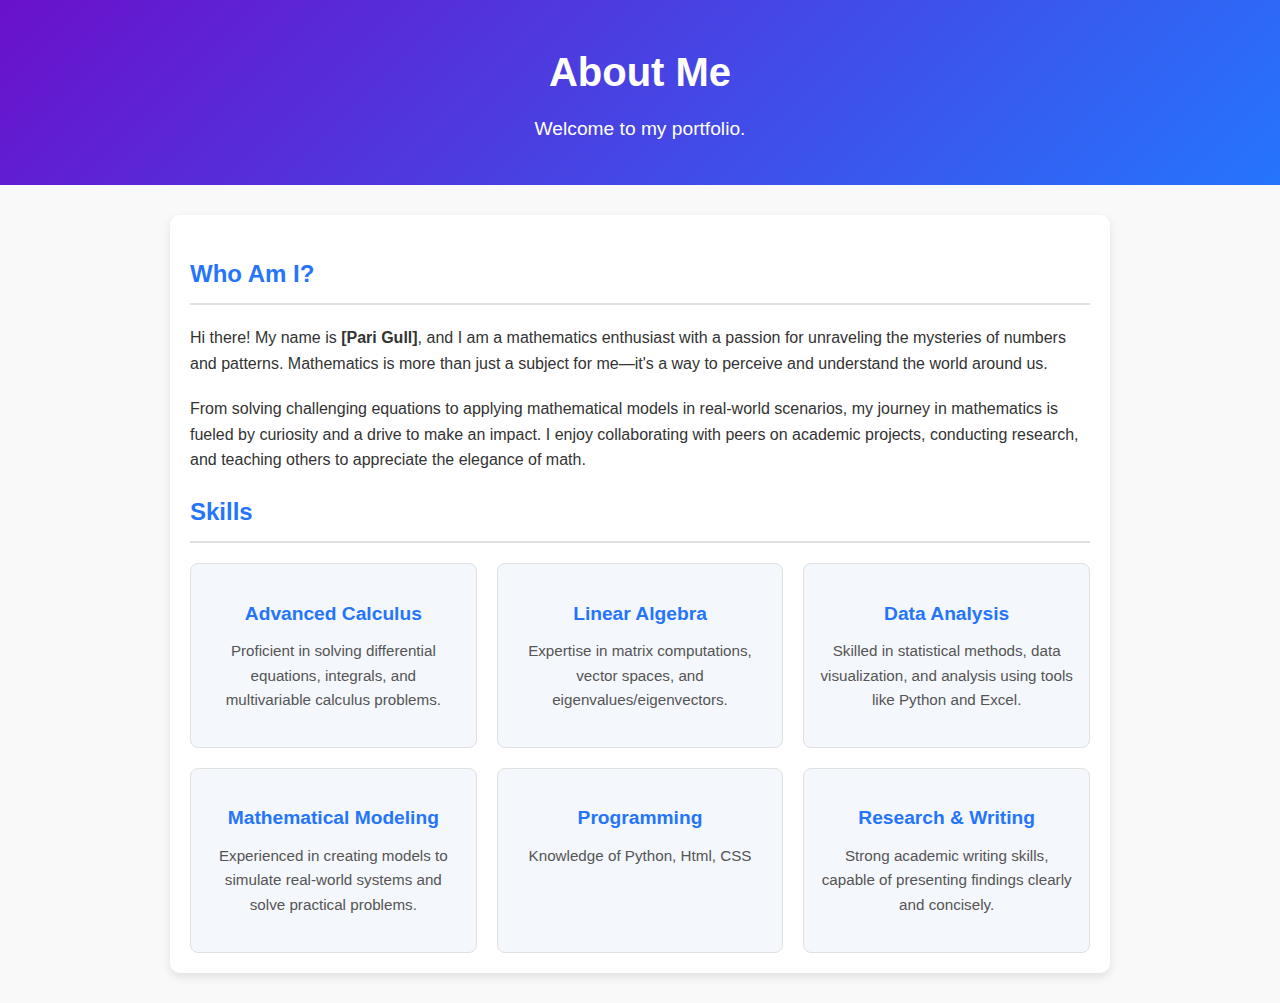
<file: about.html>
<!DOCTYPE html>
<html lang="en">
<head>
    <meta charset="UTF-8">
    <meta name="viewport" content="width=device-width, initial-scale=1.0">
    <title>Who am I?</title>
    <style>
        /* General Styles */
        body {
            font-family: 'Arial', sans-serif;
            margin: 0;
            padding: 0;
            background-color: #f9f9f9;
            color: #333;
            line-height: 1.6;
        }

        header {
            background: linear-gradient(135deg, #6a11cb, #2575fc);
            color: white;
            text-align: center;
            padding: 40px 20px;
        }

        header h1 {
            font-size: 2.5em;
            margin: 0;
        }

        header p {
            font-size: 1.2em;
            margin: 10px 0 0;
        }

        .container {
            max-width: 900px;
            margin: 30px auto;
            padding: 20px;
            background: white;
            box-shadow: 0 4px 10px rgba(0, 0, 0, 0.1);
            border-radius: 10px;
        }

        h2 {
            color: #2575fc;
            border-bottom: 2px solid #e0e0e0;
            padding-bottom: 10px;
            margin-bottom: 20px;
        }

        p {
            margin: 10px 0 20px;
        }

        /* Skills Section */
        .skills {
            display: grid;
            grid-template-columns: repeat(auto-fit, minmax(250px, 1fr));
            gap: 20px;
        }

        .skill {
            background: #f4f7fc;
            border: 1px solid #e0e0e0;
            padding: 15px;
            border-radius: 8px;
            text-align: center;
            transition: transform 0.3s ease, box-shadow 0.3s ease;
        }

        .skill:hover {
            transform: translateY(-5px);
            box-shadow: 0 8px 15px rgba(0, 0, 0, 0.15);
        }

        .skill h3 {
            color: #2575fc;
            font-size: 1.2em;
            margin-bottom: 10px;
        }

        .skill p {
            font-size: 0.95em;
            color: #555;
        }

        /* Footer */
        footer {
            text-align: center;
            margin: 30px 0;
            font-size: 0.9em;
            color: #888;
        }

        footer a {
            color: #2575fc;
            text-decoration: none;
        }

        footer a:hover {
            text-decoration: underline;
        }
    </style>
</head>
<body>
    <header>
        <h1>About Me</h1>
        <p>Welcome to my portfolio. </p>
    </header>

    <div class="container">
        <!-- Description Section -->
        <section id="description">
            <h2>Who Am I?</h2>
            <p>
                Hi there! My name is <strong>[Pari Gull]</strong>, and I am a mathematics enthusiast with a passion for unraveling the mysteries of numbers and patterns. 
                Mathematics is more than just a subject for me—it's a way to perceive and understand the world around us.
            </p>
            <p>
                From solving challenging equations to applying mathematical models in real-world scenarios, my journey in mathematics is fueled by curiosity and a drive to make an impact. 
                I enjoy collaborating with peers on academic projects, conducting research, and teaching others to appreciate the elegance of math.
            </p>
        </section>

        <!-- Skills Section -->
        <section id="skills">
            <h2>Skills</h2>
            <div class="skills">
                <div class="skill">
                    <h3>Advanced Calculus</h3>
                    <p>Proficient in solving differential equations, integrals, and multivariable calculus problems.</p>
                </div>
                <div class="skill">
                    <h3>Linear Algebra</h3>
                    <p>Expertise in matrix computations, vector spaces, and eigenvalues/eigenvectors.</p>
                </div>
                <div class="skill">
                    <h3>Data Analysis</h3>
                    <p>Skilled in statistical methods, data visualization, and analysis using tools like Python and Excel.</p>
                </div>
                <div class="skill">
                    <h3>Mathematical Modeling</h3>
                    <p>Experienced in creating models to simulate real-world systems and solve practical problems.</p>
                </div>
                <div class="skill">
                    <h3>Programming</h3>
                    <p>Knowledge of Python, Html, CSS</p>
                </div>
                <div class="skill">
                    <h3>Research & Writing</h3>
                    <p>Strong academic writing skills, capable of presenting findings clearly and concisely.</p>
                </div>
            </div>
        </section>
    </div>

    
</body>
</html>
</file>
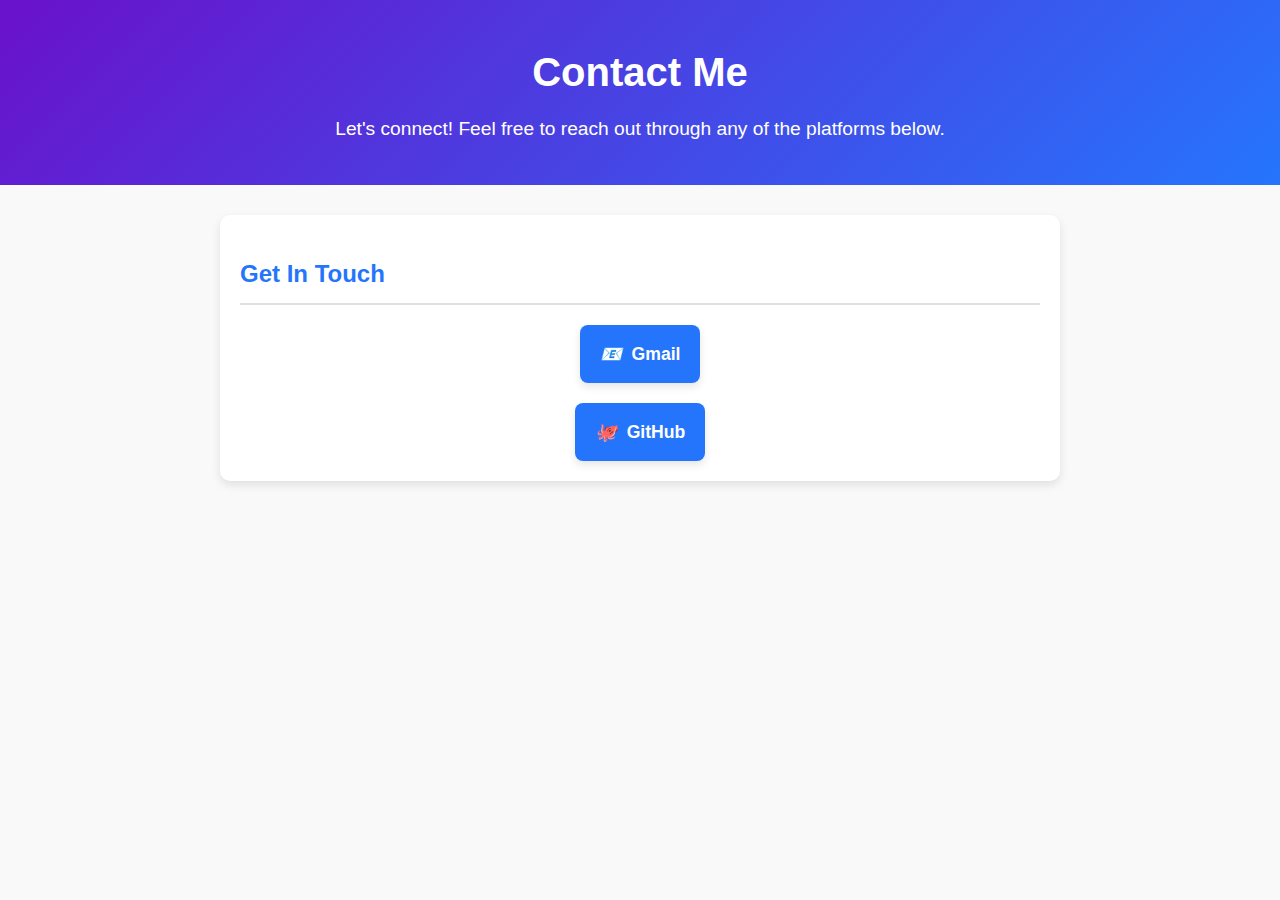
<file: contact.html>
<!DOCTYPE html>
<html lang="en">
<head>
    <meta charset="UTF-8">
    <meta name="viewport" content="width=device-width, initial-scale=1.0">
    <title>Contact Me -</title>
    <style>
        /* General Styles */
        body {
            font-family: 'Arial', sans-serif;
            margin: 0;
            padding: 0;
            background-color: #f9f9f9;
            color: #333;
            line-height: 1.6;
        }

        header {
            background: linear-gradient(135deg, #6a11cb, #2575fc);
            color: white;
            text-align: center;
            padding: 40px 20px;
        }

        header h1 {
            font-size: 2.5em;
            margin: 0;
        }

        header p {
            font-size: 1.2em;
            margin: 10px 0 0;
        }

        .container {
            max-width: 800px;
            margin: 30px auto;
            padding: 20px;
            background: white;
            box-shadow: 0 4px 10px rgba(0, 0, 0, 0.1);
            border-radius: 10px;
        }

        h2 {
            color: #2575fc;
            border-bottom: 2px solid #e0e0e0;
            padding-bottom: 10px;
            margin-bottom: 20px;
        }

        .contact-links {
            display: flex;
            flex-direction: column;
            align-items: center;
            gap: 20px;
        }

        .contact-links a {
            display: flex;
            align-items: center;
            justify-content: center;
            text-decoration: none;
            color: white;
            background: #2575fc;
            padding: 15px 20px;
            border-radius: 8px;
            font-size: 1.1em;
            font-weight: bold;
            box-shadow: 0 4px 8px rgba(0, 0, 0, 0.1);
            transition: transform 0.3s ease, box-shadow 0.3s ease;
        }

        .contact-links a:hover {
            transform: translateY(-5px);
            box-shadow: 0 8px 15px rgba(0, 0, 0, 0.2);
        }

        .contact-links a i {
            margin-right: 10px;
        }

        footer {
            text-align: center;
            margin: 30px 0;
            font-size: 0.9em;
            color: #888;
        }

        footer a {
            color: #2575fc;
            text-decoration: none;
        }

        footer a:hover {
            text-decoration: underline;
        }
    </style>
</head>
<body>
    <header>
        <h1>Contact Me</h1>
        <p>Let's connect! Feel free to reach out through any of the platforms below.</p>
    </header>

    <div class="container">
        <section id="contact">
            <h2>Get In Touch</h2>
            <div class="contact-links">
                <a href="mailto:parigull111094@gmail.com" target="_blank">
                    <i>📧</i> Gmail
                </a>
                
            
        
                <a href="https://github.com/PariGull" target="_blank">
                    <i>🐙</i> GitHub
                </a>
            </div>
        </section>
    </div>

    
</body>
</html>
</file>
